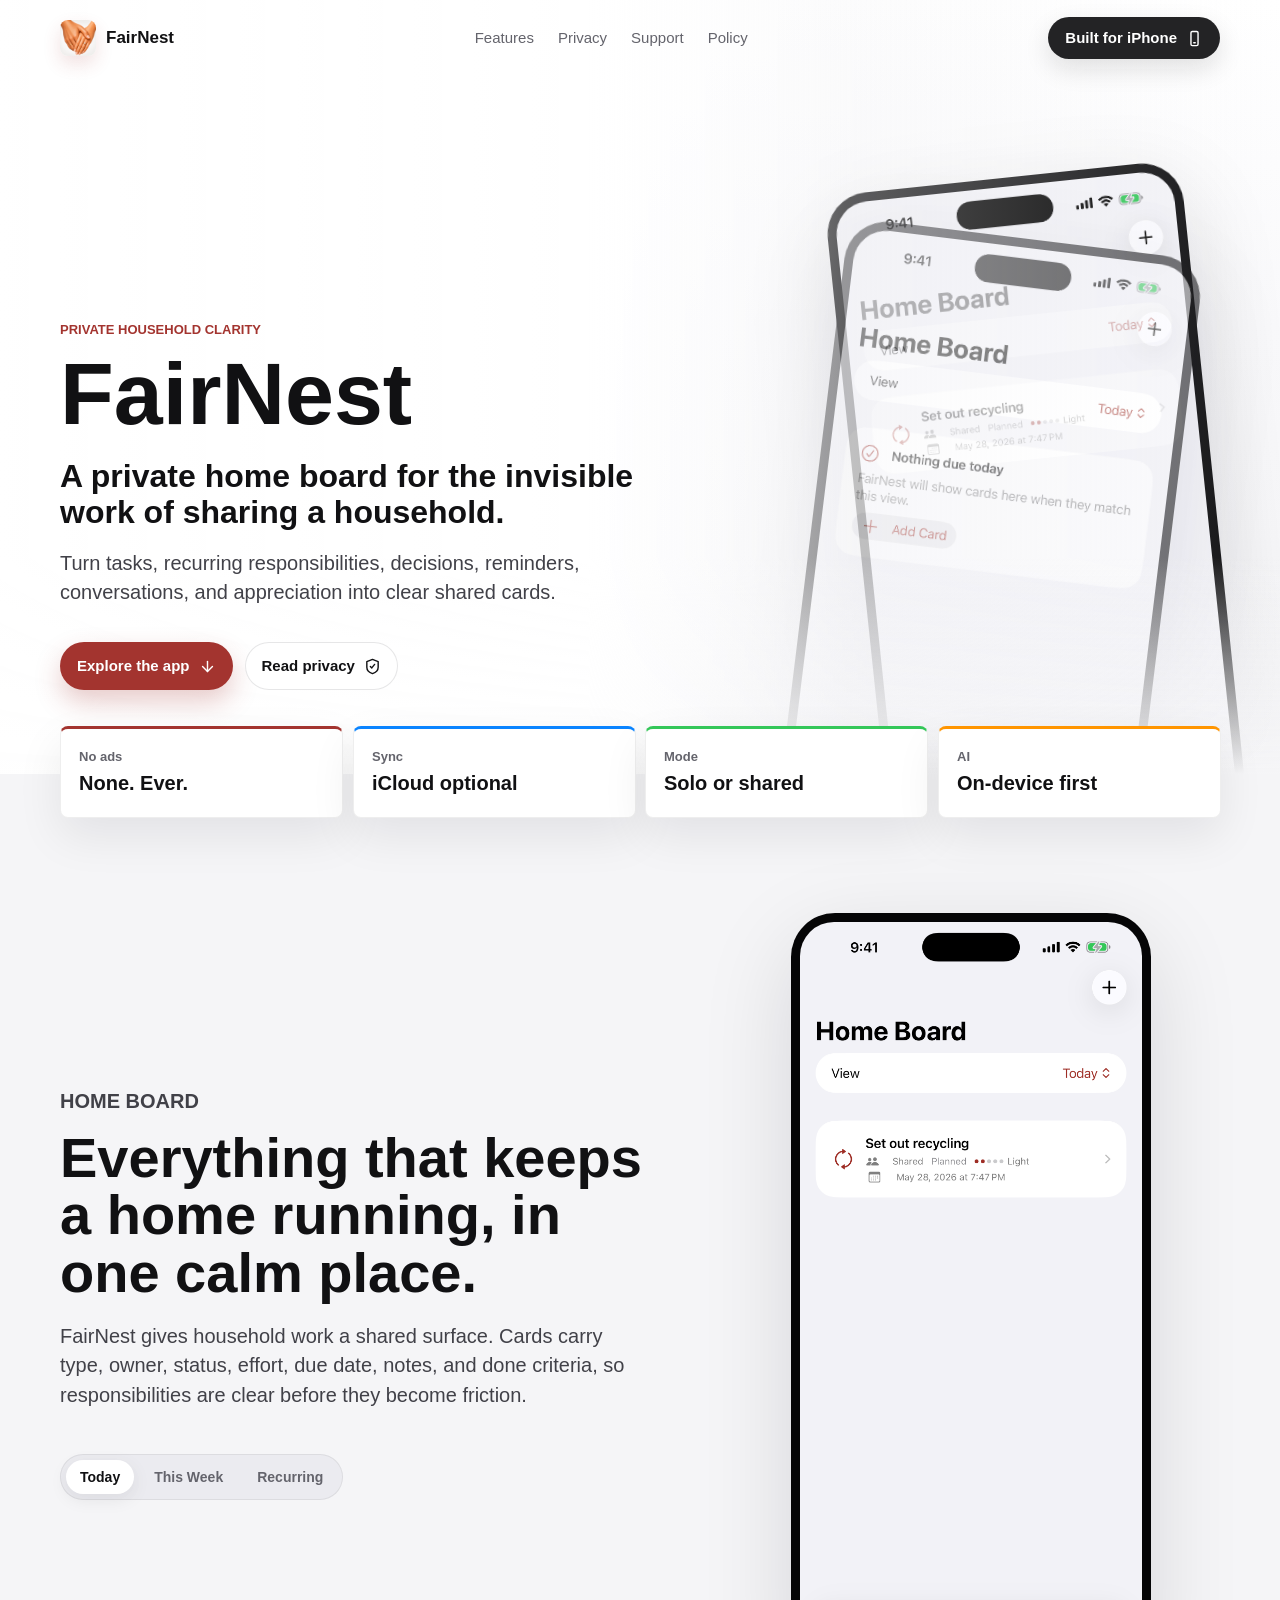
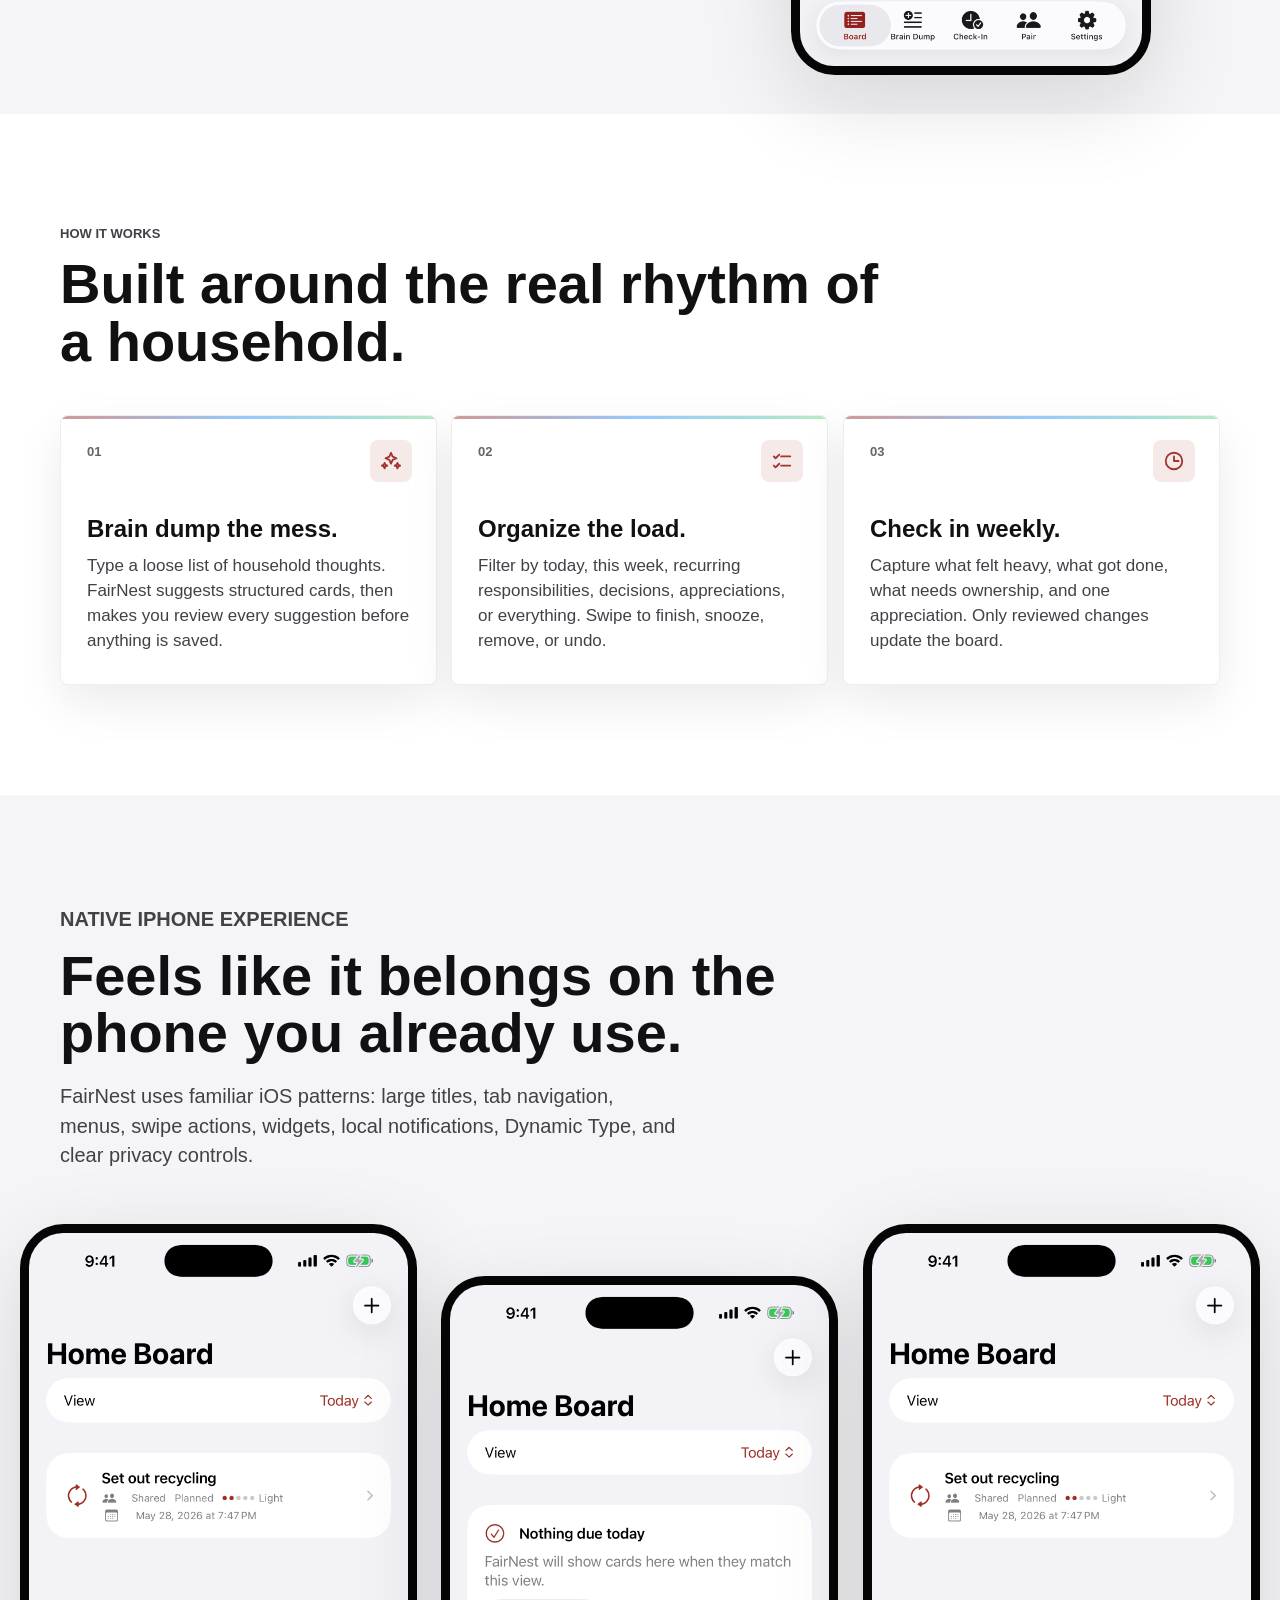
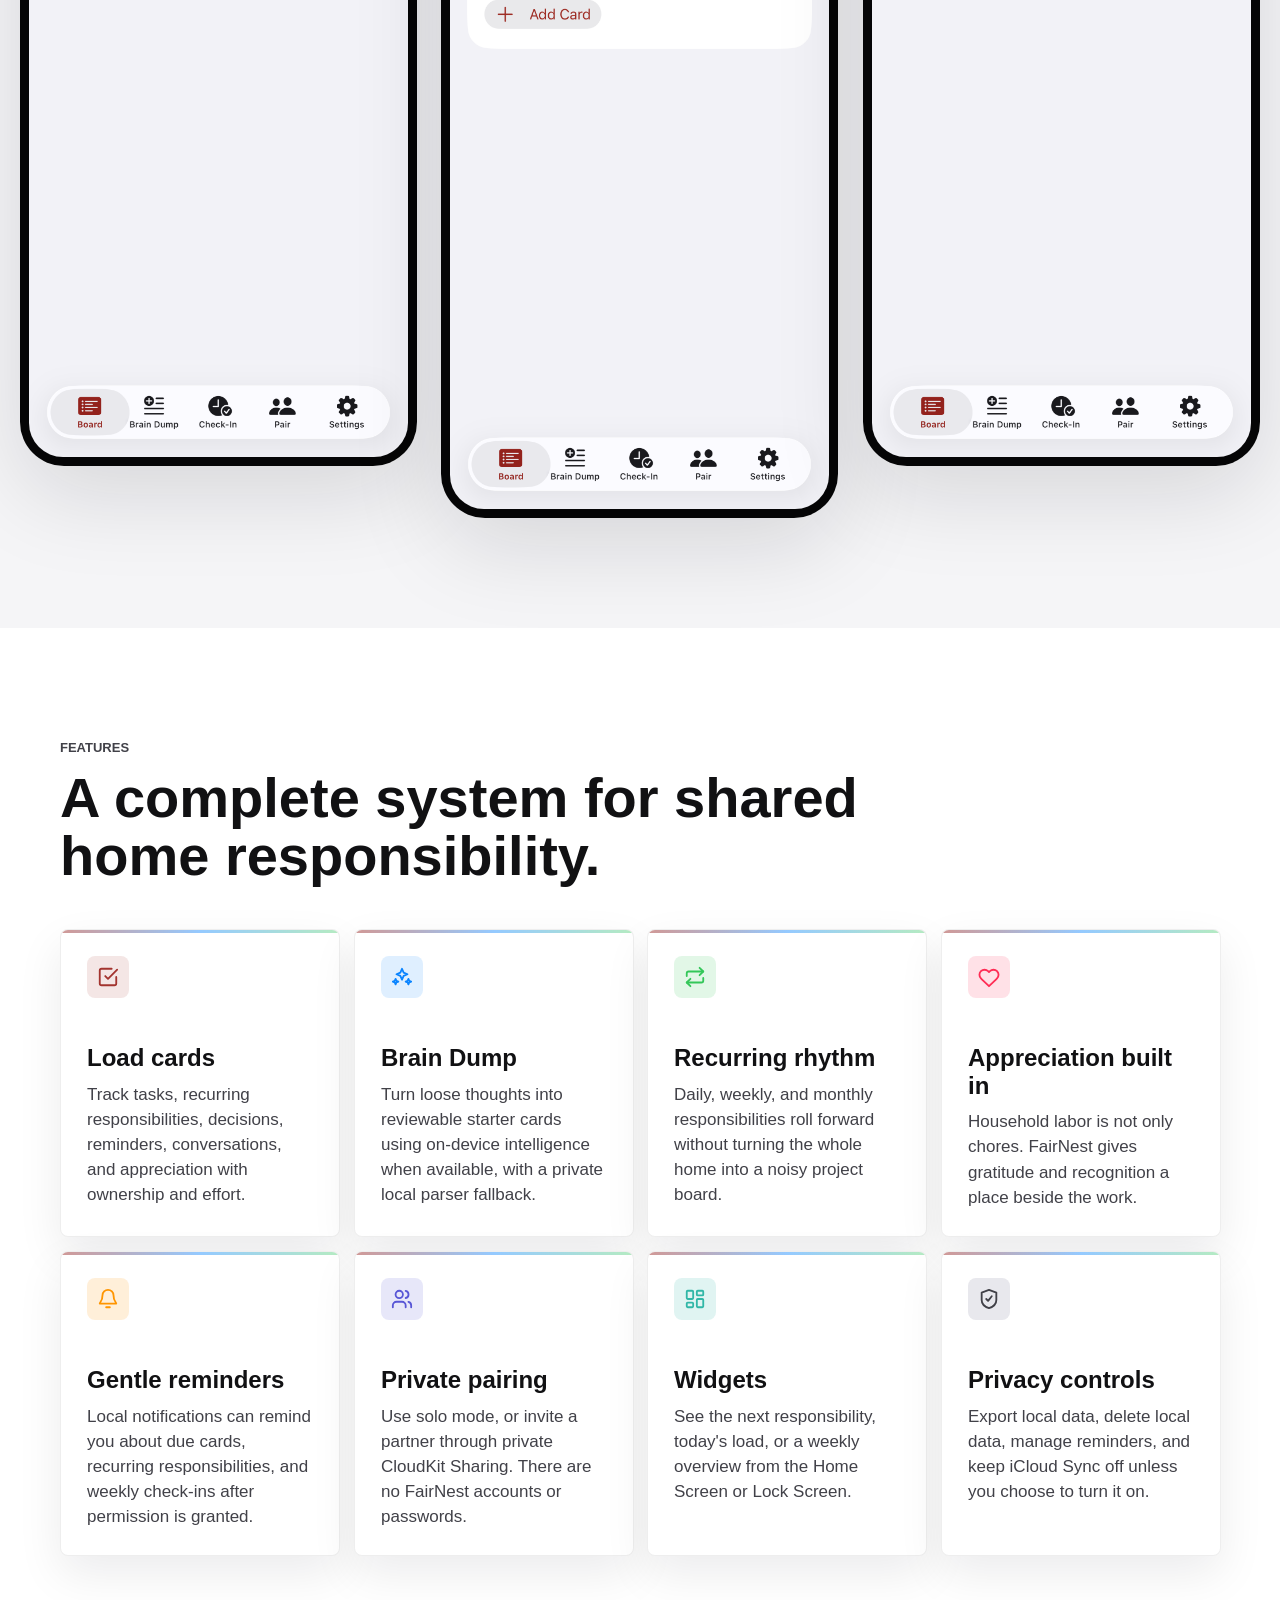
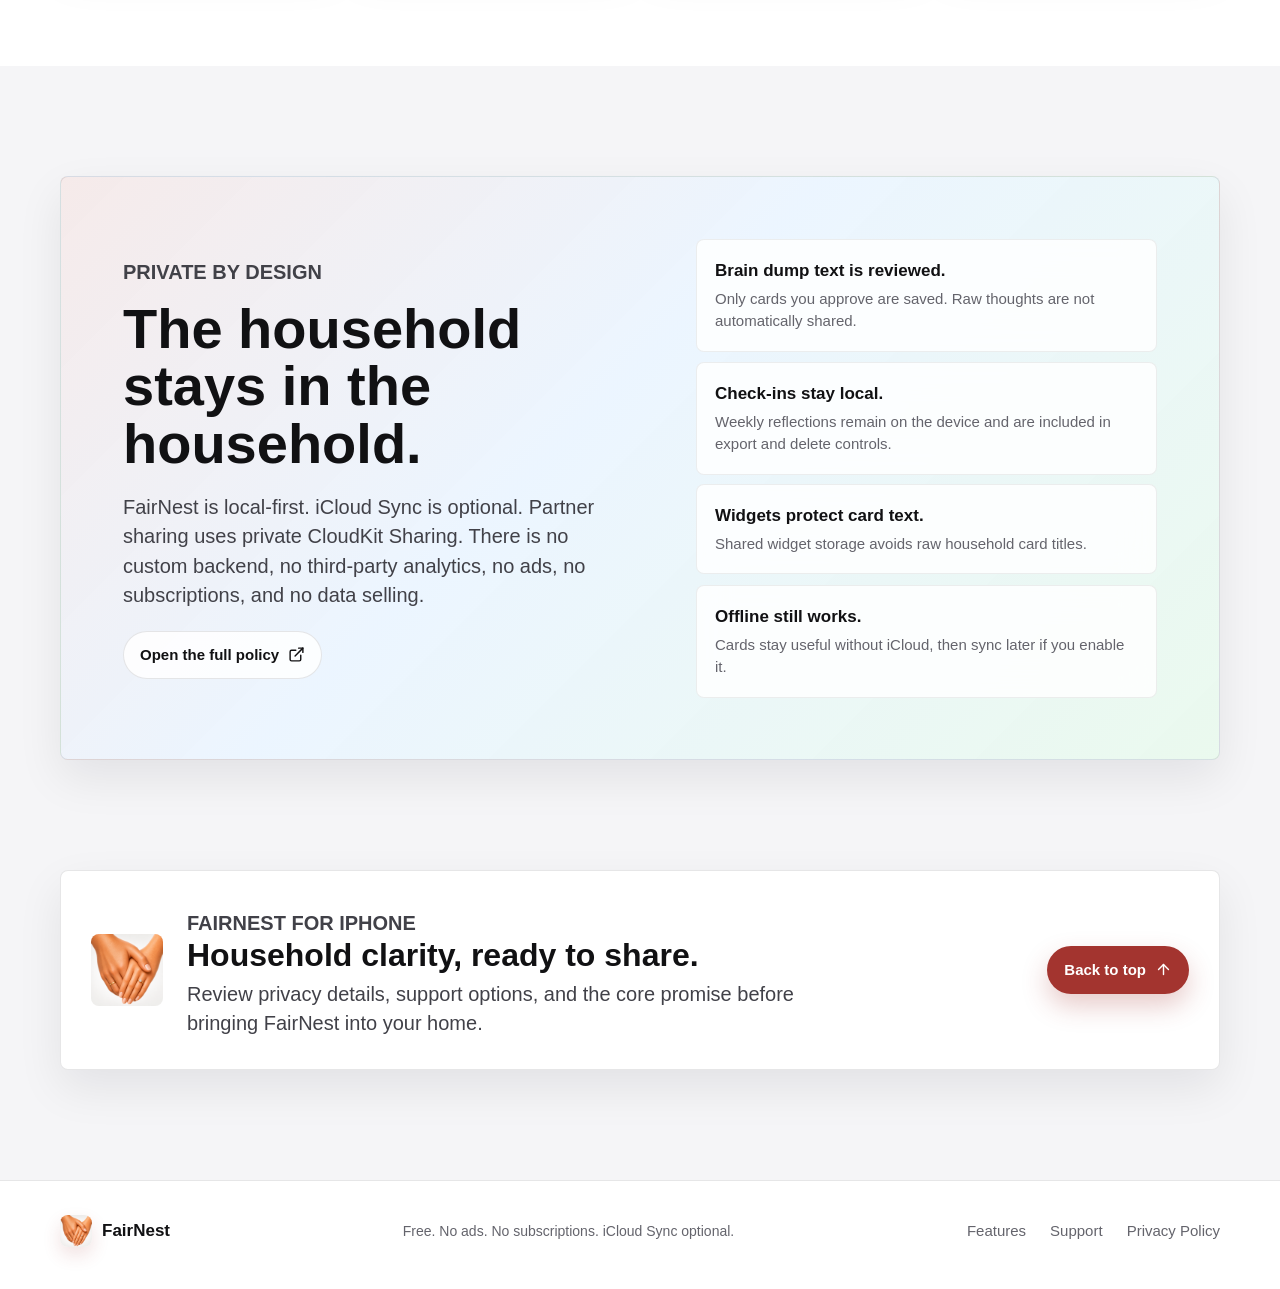
<file: website/index.html>
<!doctype html>
<html lang="en">
  <head>
    <meta charset="utf-8">
    <meta name="viewport" content="width=device-width, initial-scale=1">
    <title>FairNest - Share the home load</title>
    <meta
      name="description"
      content="FairNest is a private iPhone app for sharing household tasks, decisions, reminders, conversations, and appreciation through clear shared cards."
    >
    <meta name="theme-color" content="#f5f5f7">
    <meta property="og:title" content="FairNest - Share the home load">
    <meta
      property="og:description"
      content="A private home board for the invisible work of sharing a household."
    >
    <meta property="og:type" content="website">
    <meta property="og:image" content="assets/icons/app-icon.png">
    <link rel="icon" href="assets/icons/favicon.png" type="image/png">
    <link rel="apple-touch-icon" href="assets/icons/apple-touch-icon.png">
    <link rel="manifest" href="site.webmanifest">
    <link rel="stylesheet" href="styles.css">
    <script defer src="script.js"></script>
  </head>
  <body>
    <a class="skip-link" href="#main">Skip to content</a>

    <header class="site-header" data-header>
      <nav class="nav-shell" aria-label="Main navigation">
        <a class="brand-mark" href="#top" aria-label="FairNest home">
          <img src="assets/icons/icon-192.png" width="36" height="36" alt="">
          <span>FairNest</span>
        </a>
        <div class="nav-links">
          <a href="#features">Features</a>
          <a href="#privacy">Privacy</a>
          <a href="support.html">Support</a>
          <a href="privacy.html">Policy</a>
        </div>
        <a class="nav-cta" href="#waitlist">
          <span>Built for iPhone</span>
          <svg class="icon" aria-hidden="true"><use href="assets/icons/site-icons.svg#smartphone"></use></svg>
        </a>
      </nav>
    </header>

    <main id="main">
      <section class="hero" id="top" aria-labelledby="hero-title">
        <div class="hero-media" aria-hidden="true">
          <img class="hero-phone hero-phone-main" src="assets/screens/board-light.png" alt="">
          <img class="hero-phone hero-phone-shadow" src="assets/screens/empty-light.png" alt="">
        </div>

        <div class="hero-content page-grid">
          <div class="hero-copy">
            <p class="eyebrow">Private household clarity</p>
            <h1 id="hero-title">FairNest</h1>
            <p class="hero-lede">
              A private home board for the invisible work of sharing a household.
            </p>
            <p class="hero-support">
              Turn tasks, recurring responsibilities, decisions, reminders, conversations, and appreciation into clear shared cards.
            </p>
            <div class="hero-actions" aria-label="Primary actions">
              <a class="button button-primary" href="#features">
                <span>Explore the app</span>
                <svg class="icon" aria-hidden="true"><use href="assets/icons/site-icons.svg#arrow-down"></use></svg>
              </a>
              <a class="button button-secondary" href="#privacy">
                <span>Read privacy</span>
                <svg class="icon" aria-hidden="true"><use href="assets/icons/site-icons.svg#shield-check"></use></svg>
              </a>
            </div>
          </div>
        </div>
      </section>

      <section class="signal-strip" aria-label="FairNest principles">
        <div class="signal-grid">
          <div>
            <span>No ads</span>
            <strong>None. Ever.</strong>
          </div>
          <div>
            <span>Sync</span>
            <strong>iCloud optional</strong>
          </div>
          <div>
            <span>Mode</span>
            <strong>Solo or shared</strong>
          </div>
          <div>
            <span>AI</span>
            <strong>On-device first</strong>
          </div>
        </div>
      </section>

      <section class="section section-board" aria-labelledby="board-title">
        <div class="section-inner board-layout">
          <div class="section-copy">
            <p class="eyebrow">Home Board</p>
            <h2 id="board-title">Everything that keeps a home running, in one calm place.</h2>
            <p>
              FairNest gives household work a shared surface. Cards carry type, owner, status, effort, due date, notes, and done criteria, so responsibilities are clear before they become friction.
            </p>
            <div class="filter-preview" aria-label="Home Board views">
              <span class="is-active">Today</span>
              <span>This Week</span>
              <span>Recurring</span>
            </div>
          </div>

          <div class="device-stage">
            <figure class="phone-frame is-active">
              <img src="assets/screens/board-light.png" alt="FairNest Home Board in light mode with one shared recurring card.">
            </figure>
          </div>
        </div>
      </section>

      <section class="section section-flow" aria-labelledby="flow-title">
        <div class="section-inner">
          <div class="section-heading">
            <p class="eyebrow">How it works</p>
            <h2 id="flow-title">Built around the real rhythm of a household.</h2>
          </div>

          <div class="flow-steps">
            <article class="flow-step">
              <span class="step-number">01</span>
              <div class="step-icon"><svg class="icon" aria-hidden="true"><use href="assets/icons/site-icons.svg#sparkles"></use></svg></div>
              <h3>Brain dump the mess.</h3>
              <p>
                Type a loose list of household thoughts. FairNest suggests structured cards, then makes you review every suggestion before anything is saved.
              </p>
            </article>
            <article class="flow-step">
              <span class="step-number">02</span>
              <div class="step-icon"><svg class="icon" aria-hidden="true"><use href="assets/icons/site-icons.svg#list-checks"></use></svg></div>
              <h3>Organize the load.</h3>
              <p>
                Filter by today, this week, recurring responsibilities, decisions, appreciations, or everything. Swipe to finish, snooze, remove, or undo.
              </p>
            </article>
            <article class="flow-step">
              <span class="step-number">03</span>
              <div class="step-icon"><svg class="icon" aria-hidden="true"><use href="assets/icons/site-icons.svg#clock-3"></use></svg></div>
              <h3>Check in weekly.</h3>
              <p>
                Capture what felt heavy, what got done, what needs ownership, and one appreciation. Only reviewed changes update the board.
              </p>
            </article>
          </div>
        </div>
      </section>

      <section class="section section-showcase" aria-labelledby="showcase-title">
        <div class="showcase-copy">
          <p class="eyebrow">Native iPhone experience</p>
          <h2 id="showcase-title">Feels like it belongs on the phone you already use.</h2>
          <p>
            FairNest uses familiar iOS patterns: large titles, tab navigation, menus, swipe actions, widgets, local notifications, Dynamic Type, and clear privacy controls.
          </p>
        </div>
        <div class="showcase-track" aria-label="FairNest screenshots">
          <figure class="showcase-phone">
            <img src="assets/screens/board-light.png" alt="FairNest Home Board screen in light mode.">
          </figure>
          <figure class="showcase-phone showcase-phone-raised">
            <img src="assets/screens/empty-light.png" alt="FairNest empty Home Board state in light mode.">
          </figure>
          <figure class="showcase-phone">
            <img src="assets/screens/board-light.png" alt="FairNest Home Board screen in light mode.">
          </figure>
        </div>
      </section>

      <section class="section section-features" id="features" aria-labelledby="features-title">
        <div class="section-inner">
          <div class="section-heading">
            <p class="eyebrow">Features</p>
            <h2 id="features-title">A complete system for shared home responsibility.</h2>
          </div>

          <div class="feature-grid">
            <article class="feature-card">
              <div class="feature-icon accent-red"><svg class="icon" aria-hidden="true"><use href="assets/icons/site-icons.svg#check-square"></use></svg></div>
              <h3>Load cards</h3>
              <p>Track tasks, recurring responsibilities, decisions, reminders, conversations, and appreciation with ownership and effort.</p>
            </article>
            <article class="feature-card">
              <div class="feature-icon accent-blue"><svg class="icon" aria-hidden="true"><use href="assets/icons/site-icons.svg#sparkles"></use></svg></div>
              <h3>Brain Dump</h3>
              <p>Turn loose thoughts into reviewable starter cards using on-device intelligence when available, with a private local parser fallback.</p>
            </article>
            <article class="feature-card">
              <div class="feature-icon accent-green"><svg class="icon" aria-hidden="true"><use href="assets/icons/site-icons.svg#repeat-2"></use></svg></div>
              <h3>Recurring rhythm</h3>
              <p>Daily, weekly, and monthly responsibilities roll forward without turning the whole home into a noisy project board.</p>
            </article>
            <article class="feature-card">
              <div class="feature-icon accent-pink"><svg class="icon" aria-hidden="true"><use href="assets/icons/site-icons.svg#heart"></use></svg></div>
              <h3>Appreciation built in</h3>
              <p>Household labor is not only chores. FairNest gives gratitude and recognition a place beside the work.</p>
            </article>
            <article class="feature-card">
              <div class="feature-icon accent-orange"><svg class="icon" aria-hidden="true"><use href="assets/icons/site-icons.svg#bell"></use></svg></div>
              <h3>Gentle reminders</h3>
              <p>Local notifications can remind you about due cards, recurring responsibilities, and weekly check-ins after permission is granted.</p>
            </article>
            <article class="feature-card">
              <div class="feature-icon accent-indigo"><svg class="icon" aria-hidden="true"><use href="assets/icons/site-icons.svg#users"></use></svg></div>
              <h3>Private pairing</h3>
              <p>Use solo mode, or invite a partner through private CloudKit Sharing. There are no FairNest accounts or passwords.</p>
            </article>
            <article class="feature-card">
              <div class="feature-icon accent-teal"><svg class="icon" aria-hidden="true"><use href="assets/icons/site-icons.svg#layout-dashboard"></use></svg></div>
              <h3>Widgets</h3>
              <p>See the next responsibility, today&apos;s load, or a weekly overview from the Home Screen or Lock Screen.</p>
            </article>
            <article class="feature-card">
              <div class="feature-icon accent-gray"><svg class="icon" aria-hidden="true"><use href="assets/icons/site-icons.svg#shield-check"></use></svg></div>
              <h3>Privacy controls</h3>
              <p>Export local data, delete local data, manage reminders, and keep iCloud Sync off unless you choose to turn it on.</p>
            </article>
          </div>
        </div>
      </section>

      <section class="section section-privacy" id="privacy" aria-labelledby="privacy-title">
        <div class="privacy-shell">
          <div class="privacy-copy">
            <p class="eyebrow">Private by design</p>
            <h2 id="privacy-title">The household stays in the household.</h2>
            <p>
              FairNest is local-first. iCloud Sync is optional. Partner sharing uses private CloudKit Sharing. There is no custom backend, no third-party analytics, no ads, no subscriptions, and no data selling.
            </p>
            <a class="button button-secondary" href="privacy.html">
              <span>Open the full policy</span>
              <svg class="icon" aria-hidden="true"><use href="assets/icons/site-icons.svg#external-link"></use></svg>
            </a>
          </div>

          <div class="privacy-list" aria-label="Privacy details">
            <div>
              <strong>Brain dump text is reviewed.</strong>
              <span>Only cards you approve are saved. Raw thoughts are not automatically shared.</span>
            </div>
            <div>
              <strong>Check-ins stay local.</strong>
              <span>Weekly reflections remain on the device and are included in export and delete controls.</span>
            </div>
            <div>
              <strong>Widgets protect card text.</strong>
              <span>Shared widget storage avoids raw household card titles.</span>
            </div>
            <div>
              <strong>Offline still works.</strong>
              <span>Cards stay useful without iCloud, then sync later if you enable it.</span>
            </div>
          </div>
        </div>
      </section>

      <section class="section section-waitlist" id="waitlist" aria-labelledby="waitlist-title">
        <div class="waitlist-panel">
          <img src="assets/icons/icon-192.png" width="72" height="72" alt="">
          <div>
            <p class="eyebrow">FairNest for iPhone</p>
            <h2 id="waitlist-title">Household clarity, ready to share.</h2>
            <p>
              Review privacy details, support options, and the core promise before bringing FairNest into your home.
            </p>
          </div>
          <a class="button button-primary" href="#top">
            <span>Back to top</span>
            <svg class="icon" aria-hidden="true"><use href="assets/icons/site-icons.svg#arrow-up"></use></svg>
          </a>
        </div>
      </section>
    </main>

    <footer class="site-footer">
      <div class="footer-inner">
        <a class="brand-mark" href="#top" aria-label="FairNest home">
          <img src="assets/icons/icon-192.png" width="32" height="32" alt="">
          <span>FairNest</span>
        </a>
        <p>Free. No ads. No subscriptions. iCloud Sync optional.</p>
        <div class="footer-links">
          <a href="#features">Features</a>
          <a href="support.html">Support</a>
          <a href="privacy.html">Privacy Policy</a>
        </div>
      </div>
    </footer>
  </body>
</html>
</file>
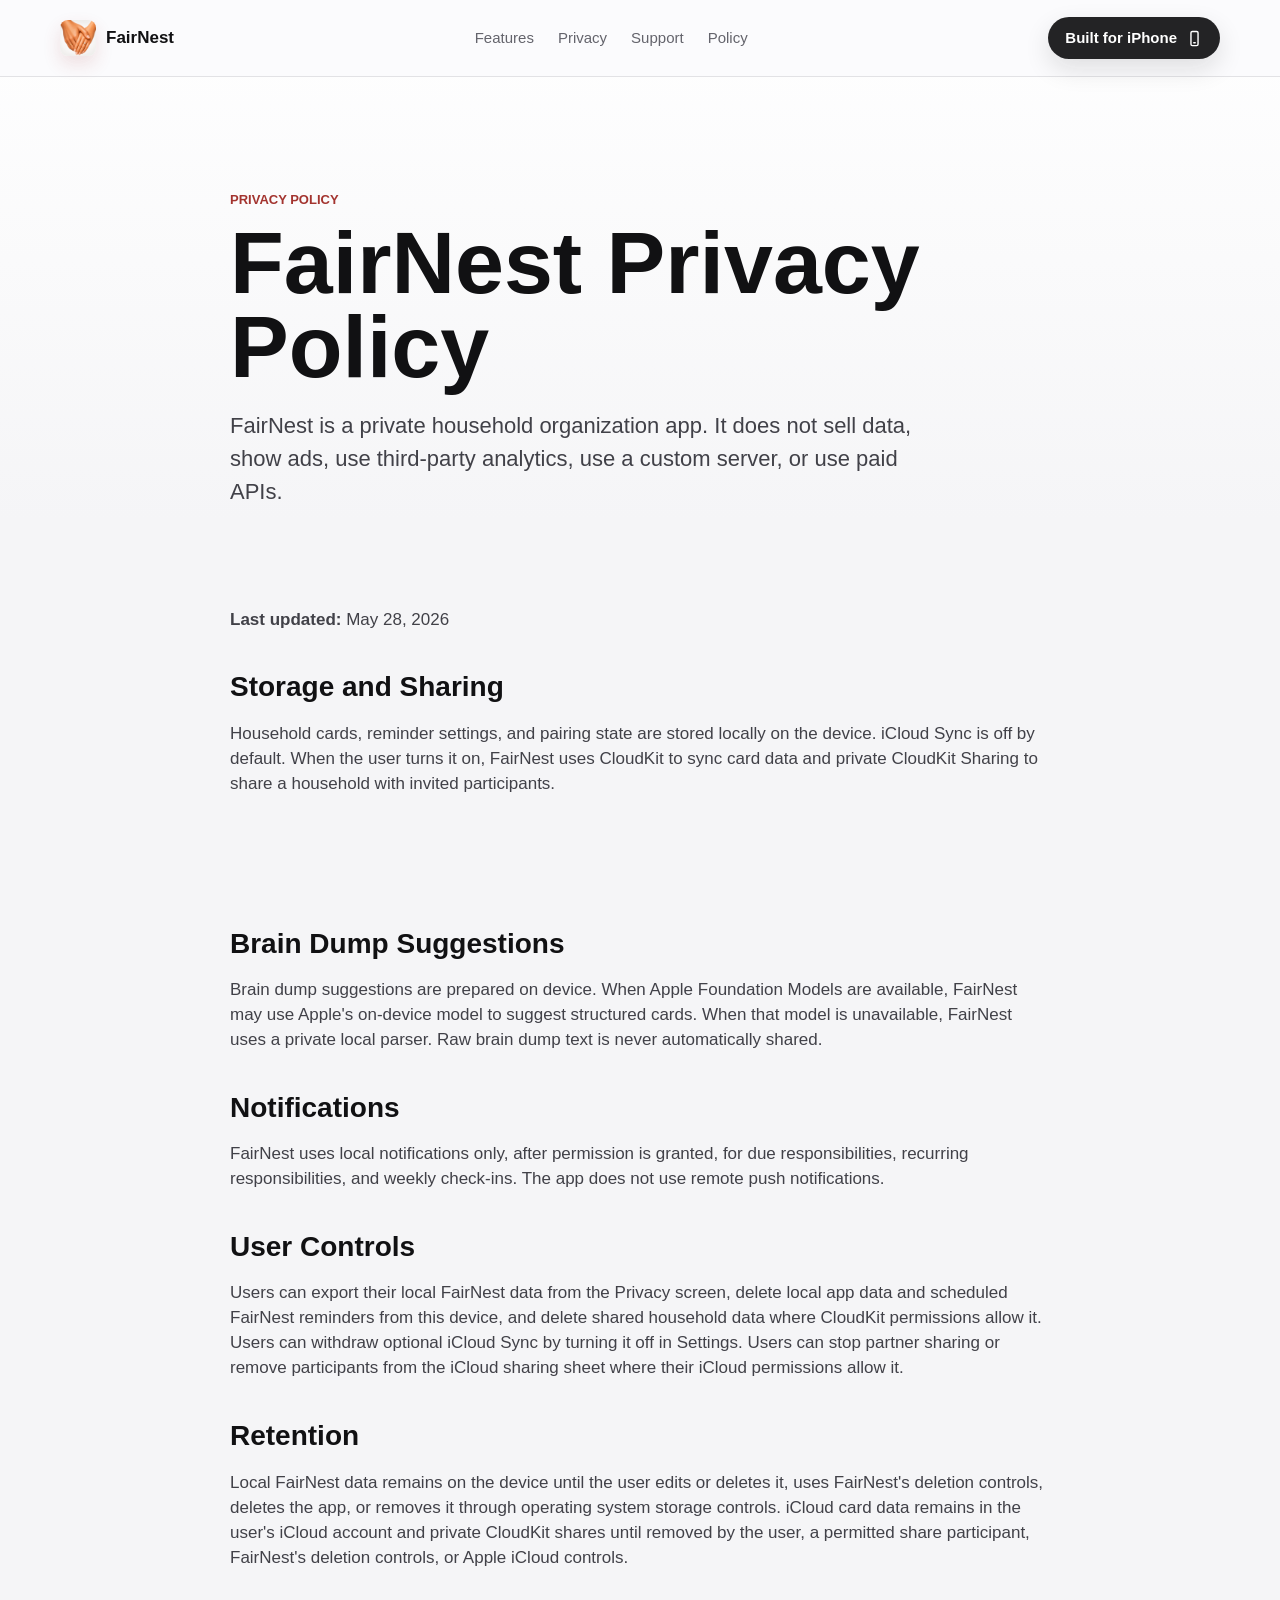
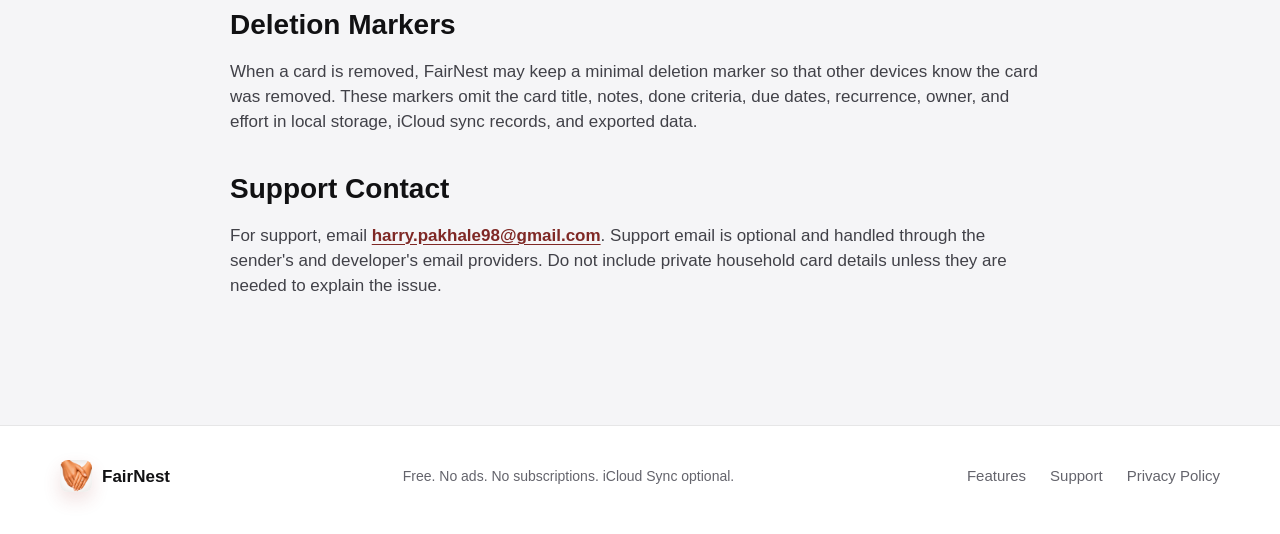
<file: website/privacy.html>
<!doctype html>
<html lang="en">
  <head>
    <meta charset="utf-8">
    <meta name="viewport" content="width=device-width, initial-scale=1">
    <title>FairNest Privacy Policy</title>
    <meta
      name="description"
      content="FairNest privacy policy: local-first household cards, optional iCloud Sync, private CloudKit Sharing, no ads, no tracking, and no custom backend."
    >
    <meta name="theme-color" content="#f5f5f7">
    <link rel="icon" href="assets/icons/favicon.png" type="image/png">
    <link rel="apple-touch-icon" href="assets/icons/apple-touch-icon.png">
    <link rel="stylesheet" href="styles.css">
    <script defer src="script.js"></script>
  </head>
  <body class="policy-page">
    <a class="skip-link" href="#main">Skip to content</a>

    <header class="site-header is-solid" data-header>
      <nav class="nav-shell" aria-label="Main navigation">
        <a class="brand-mark" href="index.html" aria-label="FairNest home">
          <img src="assets/icons/icon-192.png" width="36" height="36" alt="">
          <span>FairNest</span>
        </a>
        <div class="nav-links">
          <a href="index.html#features">Features</a>
          <a href="index.html#privacy">Privacy</a>
          <a href="support.html">Support</a>
          <a href="privacy.html" aria-current="page">Policy</a>
        </div>
        <a class="nav-cta" href="index.html#waitlist">
          <span>Built for iPhone</span>
          <svg class="icon" aria-hidden="true"><use href="assets/icons/site-icons.svg#smartphone"></use></svg>
        </a>
      </nav>
    </header>

    <main id="main" class="policy-main">
      <section class="policy-hero">
        <p class="eyebrow">Privacy Policy</p>
        <h1>FairNest Privacy Policy</h1>
        <p>
          FairNest is a private household organization app. It does not sell data, show ads, use third-party analytics, use a custom server, or use paid APIs.
        </p>
      </section>

      <article class="policy-content">
        <p><strong>Last updated:</strong> May 28, 2026</p>

        <h2>Storage and Sharing</h2>
        <p>
          Household cards, reminder settings, and pairing state are stored locally on the device. iCloud Sync is off by default. When the user turns it on, FairNest uses CloudKit to sync card data and private CloudKit Sharing to share a household with invited participants.
        </p>
        <p>
          Invited household participants can see shared household card data inside the private CloudKit share. Weekly check-ins stay on the device and can be exported by the user. Apple provides iCloud and CloudKit infrastructure; FairNest&apos;s developer does not operate a separate backend for this data.
        </p>

        <h2>Brain Dump Suggestions</h2>
        <p>
          Brain dump suggestions are prepared on device. When Apple Foundation Models are available, FairNest may use Apple&apos;s on-device model to suggest structured cards. When that model is unavailable, FairNest uses a private local parser. Raw brain dump text is never automatically shared.
        </p>

        <h2>Notifications</h2>
        <p>
          FairNest uses local notifications only, after permission is granted, for due responsibilities, recurring responsibilities, and weekly check-ins. The app does not use remote push notifications.
        </p>

        <h2>User Controls</h2>
        <p>
          Users can export their local FairNest data from the Privacy screen, delete local app data and scheduled FairNest reminders from this device, and delete shared household data where CloudKit permissions allow it. Users can withdraw optional iCloud Sync by turning it off in Settings. Users can stop partner sharing or remove participants from the iCloud sharing sheet where their iCloud permissions allow it.
        </p>

        <h2>Retention</h2>
        <p>
          Local FairNest data remains on the device until the user edits or deletes it, uses FairNest&apos;s deletion controls, deletes the app, or removes it through operating system storage controls. iCloud card data remains in the user&apos;s iCloud account and private CloudKit shares until removed by the user, a permitted share participant, FairNest&apos;s deletion controls, or Apple iCloud controls.
        </p>

        <h2>Deletion Markers</h2>
        <p>
          When a card is removed, FairNest may keep a minimal deletion marker so that other devices know the card was removed. These markers omit the card title, notes, done criteria, due dates, recurrence, owner, and effort in local storage, iCloud sync records, and exported data.
        </p>

        <h2>Support Contact</h2>
        <p>
          For support, email <a href="mailto:harry.pakhale98@gmail.com?subject=FairNest%20Support">harry.pakhale98@gmail.com</a>. Support email is optional and handled through the sender&apos;s and developer&apos;s email providers. Do not include private household card details unless they are needed to explain the issue.
        </p>
      </article>
    </main>

    <footer class="site-footer">
      <div class="footer-inner">
        <a class="brand-mark" href="index.html" aria-label="FairNest home">
          <img src="assets/icons/icon-192.png" width="32" height="32" alt="">
          <span>FairNest</span>
        </a>
        <p>Free. No ads. No subscriptions. iCloud Sync optional.</p>
        <div class="footer-links">
          <a href="index.html#features">Features</a>
          <a href="support.html">Support</a>
          <a href="privacy.html">Privacy Policy</a>
        </div>
      </div>
    </footer>
  </body>
</html>
</file>
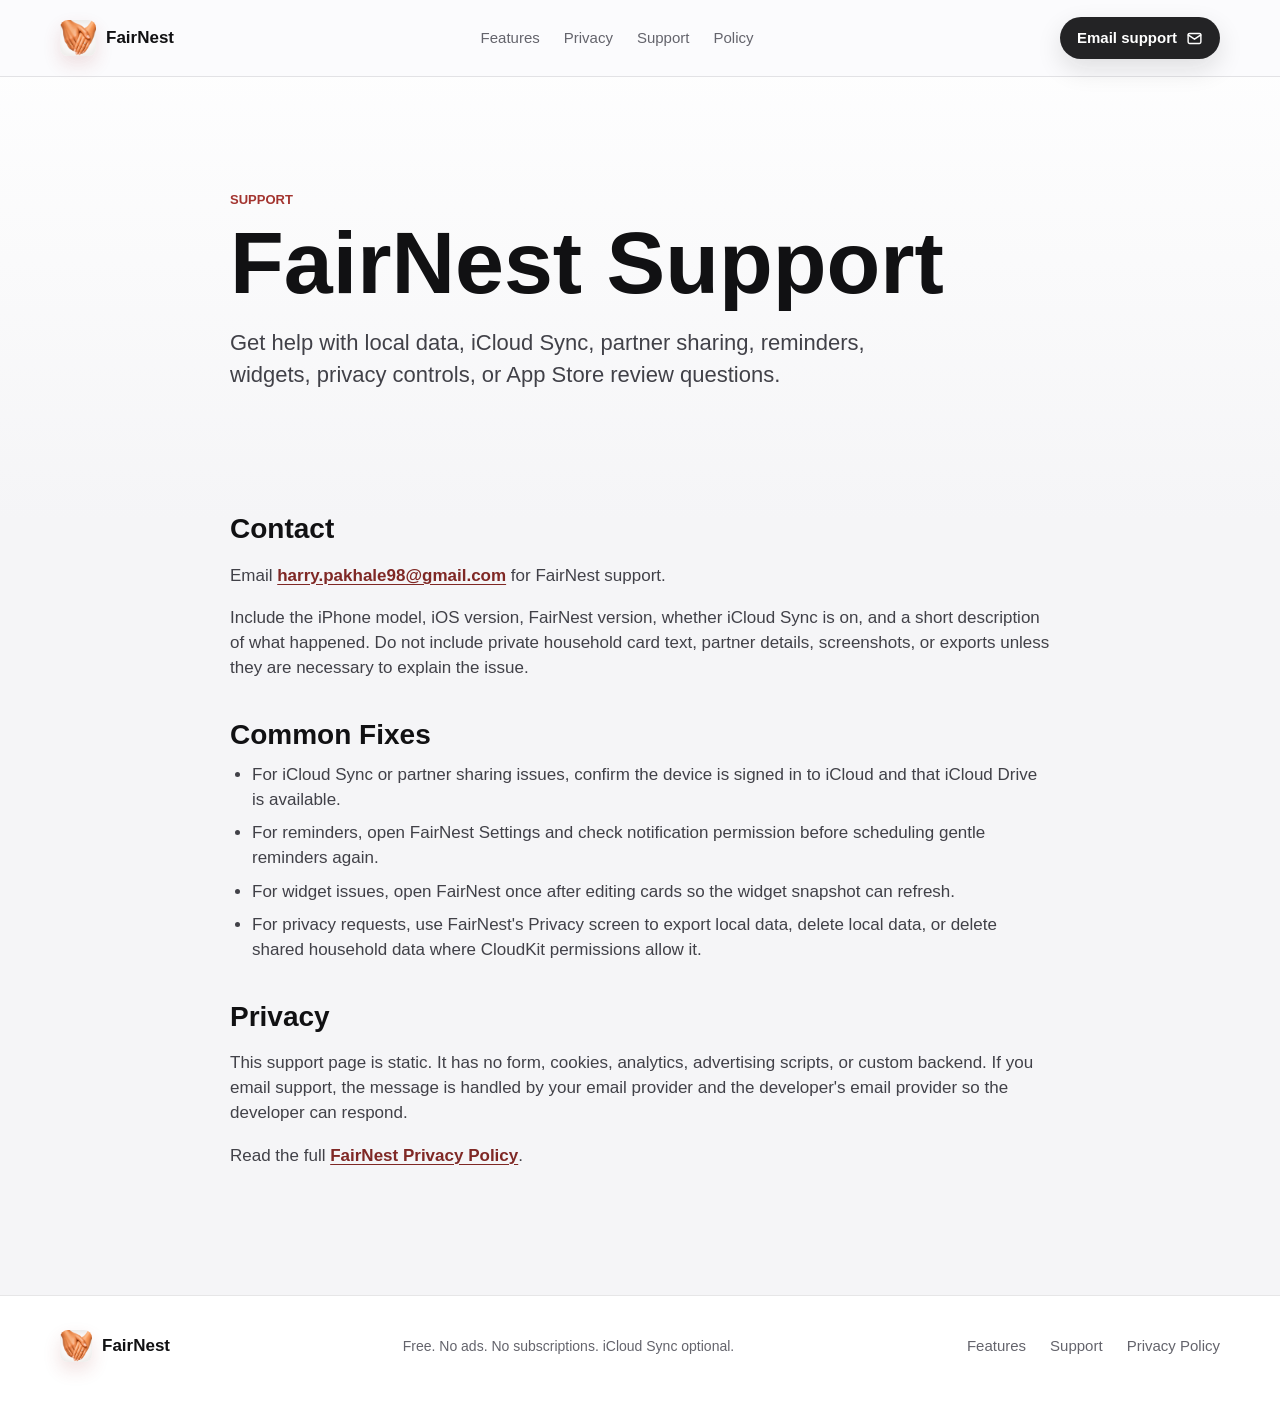
<file: website/support.html>
<!doctype html>
<html lang="en">
  <head>
    <meta charset="utf-8">
    <meta name="viewport" content="width=device-width, initial-scale=1">
    <title>FairNest Support</title>
    <meta
      name="description"
      content="FairNest support contact and troubleshooting for iCloud Sync, partner sharing, reminders, widgets, privacy controls, and local data."
    >
    <meta name="theme-color" content="#f5f5f7">
    <link rel="icon" href="assets/icons/favicon.png" type="image/png">
    <link rel="apple-touch-icon" href="assets/icons/apple-touch-icon.png">
    <link rel="stylesheet" href="styles.css">
    <script defer src="script.js"></script>
  </head>
  <body class="policy-page">
    <a class="skip-link" href="#main">Skip to content</a>

    <header class="site-header is-solid" data-header>
      <nav class="nav-shell" aria-label="Main navigation">
        <a class="brand-mark" href="index.html" aria-label="FairNest home">
          <img src="assets/icons/icon-192.png" width="36" height="36" alt="">
          <span>FairNest</span>
        </a>
        <div class="nav-links">
          <a href="index.html#features">Features</a>
          <a href="index.html#privacy">Privacy</a>
          <a href="support.html" aria-current="page">Support</a>
          <a href="privacy.html">Policy</a>
        </div>
        <a class="nav-cta" href="mailto:harry.pakhale98@gmail.com?subject=FairNest%20Support">
          <span>Email support</span>
          <svg class="icon" aria-hidden="true"><use href="assets/icons/site-icons.svg#mail"></use></svg>
        </a>
      </nav>
    </header>

    <main id="main" class="policy-main">
      <section class="policy-hero">
        <p class="eyebrow">Support</p>
        <h1>FairNest Support</h1>
        <p>
          Get help with local data, iCloud Sync, partner sharing, reminders, widgets, privacy controls, or App Store review questions.
        </p>
      </section>

      <article class="policy-content">
        <h2>Contact</h2>
        <p>
          Email <a href="mailto:harry.pakhale98@gmail.com?subject=FairNest%20Support">harry.pakhale98@gmail.com</a> for FairNest support.
        </p>
        <p>
          Include the iPhone model, iOS version, FairNest version, whether iCloud Sync is on, and a short description of what happened. Do not include private household card text, partner details, screenshots, or exports unless they are necessary to explain the issue.
        </p>

        <h2>Common Fixes</h2>
        <ul>
          <li>For iCloud Sync or partner sharing issues, confirm the device is signed in to iCloud and that iCloud Drive is available.</li>
          <li>For reminders, open FairNest Settings and check notification permission before scheduling gentle reminders again.</li>
          <li>For widget issues, open FairNest once after editing cards so the widget snapshot can refresh.</li>
          <li>For privacy requests, use FairNest's Privacy screen to export local data, delete local data, or delete shared household data where CloudKit permissions allow it.</li>
        </ul>

        <h2>Privacy</h2>
        <p>
          This support page is static. It has no form, cookies, analytics, advertising scripts, or custom backend. If you email support, the message is handled by your email provider and the developer's email provider so the developer can respond.
        </p>
        <p>
          Read the full <a href="privacy.html">FairNest Privacy Policy</a>.
        </p>
      </article>
    </main>

    <footer class="site-footer">
      <div class="footer-inner">
        <a class="brand-mark" href="index.html" aria-label="FairNest home">
          <img src="assets/icons/icon-192.png" width="32" height="32" alt="">
          <span>FairNest</span>
        </a>
        <p>Free. No ads. No subscriptions. iCloud Sync optional.</p>
        <div class="footer-links">
          <a href="index.html#features">Features</a>
          <a href="support.html">Support</a>
          <a href="privacy.html">Privacy Policy</a>
        </div>
      </div>
    </footer>
  </body>
</html>
</file>
<file: website/styles.css>
:root {
  color-scheme: light;
  --bg: #f5f5f7;
  --bg-soft: #ffffff;
  --surface: rgba(255, 255, 255, 0.84);
  --surface-solid: #ffffff;
  --text: #111113;
  --muted: #64646c;
  --muted-strong: #414148;
  --line: rgba(17, 17, 19, 0.1);
  --hairline: rgba(17, 17, 19, 0.07);
  --shadow: 0 28px 90px rgba(18, 18, 20, 0.13);
  --shadow-soft: 0 18px 46px rgba(18, 18, 20, 0.08);
  --shadow-lift: 0 28px 70px rgba(18, 18, 20, 0.14);
  --accent: #a3342f;
  --accent-dark: #7f2825;
  --coral: #ff8a78;
  --blue: #0a84ff;
  --green: #34c759;
  --pink: #ff2d55;
  --orange: #ff9500;
  --indigo: #5856d6;
  --teal: #30b7a7;
  --gray-chip: #e8e8ed;
  --max: 1160px;
}

* {
  box-sizing: border-box;
}

html {
  scroll-behavior: smooth;
  color-scheme: light;
}

body {
  margin: 0;
  overflow-x: hidden;
  background:
    linear-gradient(180deg, #ffffff 0, var(--bg) 520px, var(--bg) 100%) var(--bg);
  color: var(--text);
  font-family: -apple-system, BlinkMacSystemFont, "SF Pro Display", "SF Pro Text", "Segoe UI", sans-serif;
  font-size: 17px;
  line-height: 1.48;
  letter-spacing: 0;
  text-rendering: optimizeLegibility;
  -webkit-font-smoothing: antialiased;
}

body.lock-scroll {
  overflow: hidden;
}

img {
  display: block;
  max-width: 100%;
}

a {
  color: inherit;
  text-decoration: none;
}

button {
  font: inherit;
}

.icon {
  display: block;
  flex: 0 0 auto;
}

.skip-link {
  position: fixed;
  left: 16px;
  top: 16px;
  z-index: 100;
  transform: translateY(-160%);
  border-radius: 999px;
  background: var(--text);
  color: var(--bg);
  padding: 10px 14px;
  transition: transform 160ms ease;
}

.skip-link:focus {
  transform: translateY(0);
}

.site-header {
  position: fixed;
  inset: 0 0 auto;
  z-index: 50;
  padding: 14px 18px;
  transition: background 180ms ease, border-color 180ms ease;
}

.site-header.is-scrolled,
.site-header.is-solid {
  background: rgba(251, 251, 253, 0.82);
  border-bottom: 1px solid var(--line);
  backdrop-filter: saturate(180%) blur(22px);
  -webkit-backdrop-filter: saturate(180%) blur(22px);
}

.nav-shell,
.section-inner,
.footer-inner,
.page-grid {
  width: min(var(--max), calc(100% - 40px));
  margin: 0 auto;
}

.nav-shell {
  min-height: 48px;
  display: flex;
  align-items: center;
  justify-content: space-between;
  gap: 16px;
}

.brand-mark {
  display: inline-flex;
  align-items: center;
  gap: 10px;
  min-width: max-content;
  font-weight: 700;
}

.brand-mark img {
  border-radius: 8px;
  box-shadow: 0 8px 18px rgba(163, 52, 47, 0.14);
}

.nav-links,
.footer-links {
  display: flex;
  align-items: center;
  gap: 24px;
  color: var(--muted);
  font-size: 15px;
}

.nav-links a,
.footer-links a {
  transition: color 160ms ease;
}

.nav-links a:hover,
.footer-links a:hover {
  color: var(--text);
}

.nav-cta,
.button {
  display: inline-flex;
  align-items: center;
  justify-content: center;
  gap: 9px;
  min-height: 42px;
  border-radius: 999px;
  padding: 0 16px;
  border: 1px solid transparent;
  font-size: 15px;
  font-weight: 650;
  white-space: nowrap;
}

.nav-cta {
  background: rgba(17, 17, 19, 0.92);
  color: #ffffff;
  box-shadow: 0 10px 26px rgba(17, 17, 19, 0.12);
  transition: transform 180ms ease, box-shadow 180ms ease, background 180ms ease;
}

.nav-cta:hover {
  background: #000000;
  box-shadow: 0 16px 34px rgba(17, 17, 19, 0.17);
  transform: translateY(-1px);
}

.nav-cta svg,
.button svg {
  width: 17px;
  height: 17px;
  stroke-width: 2.25;
}

.hero {
  position: relative;
  min-height: 86svh;
  display: flex;
  align-items: flex-end;
  overflow: hidden;
  isolation: isolate;
  padding: 118px 0 84px;
  background:
    linear-gradient(180deg, #ffffff 0%, #f9f9fb 42%, var(--bg) 100%);
}

.hero::after {
  content: "";
  position: absolute;
  inset: 0;
  z-index: -1;
  background:
    linear-gradient(90deg, rgba(255, 255, 255, 0.98) 0%, rgba(255, 255, 255, 0.94) 46%, rgba(245, 245, 247, 0.34) 66%, rgba(245, 245, 247, 0) 100%),
    linear-gradient(0deg, var(--bg) 0%, rgba(245, 245, 247, 0) 28%);
  pointer-events: none;
}

.hero-media {
  position: absolute;
  inset: 0;
  z-index: -2;
}

.hero-phone {
  position: absolute;
  width: min(390px, 28%);
  min-width: 250px;
  border-radius: 42px;
  box-shadow: var(--shadow);
  border: 9px solid rgba(18, 18, 20, 0.92);
  background: #000;
  will-change: transform, opacity;
}

.hero-phone-main {
  right: max(28px, calc((100% - var(--max)) / 2));
  bottom: -160px;
  transform: rotate(-6deg);
  animation: phone-main-enter 980ms cubic-bezier(0.16, 1, 0.3, 1) 120ms both;
}

.hero-phone-shadow {
  --phone-shadow-opacity: 0.62;
  right: max(70px, calc((100% - var(--max)) / 2 + 60px));
  bottom: -220px;
  transform: rotate(7deg);
  opacity: var(--phone-shadow-opacity);
  animation: phone-secondary-enter 1080ms cubic-bezier(0.16, 1, 0.3, 1) 220ms both;
}

.hero-content {
  position: relative;
  z-index: 2;
}

.hero-copy {
  max-width: 720px;
  animation: copy-enter 840ms cubic-bezier(0.16, 1, 0.3, 1) both;
}

.eyebrow {
  margin: 0 0 12px;
  color: var(--accent);
  font-size: 13px;
  font-weight: 760;
  letter-spacing: 0;
  text-transform: uppercase;
}

.hero h1,
.policy-hero h1 {
  margin: 0;
  font-size: 88px;
  line-height: 0.95;
  letter-spacing: 0;
}

.hero-lede {
  max-width: 580px;
  margin: 24px 0 0;
  font-size: 32px;
  line-height: 1.12;
  font-weight: 720;
  letter-spacing: 0;
}

.hero-support {
  max-width: 620px;
  margin: 18px 0 0;
  color: var(--muted-strong);
  font-size: 20px;
}

.hero-actions {
  display: flex;
  flex-wrap: wrap;
  gap: 12px;
  margin-top: 34px;
}

.button-primary {
  min-height: 48px;
  background: var(--accent);
  color: #fff;
  box-shadow: 0 12px 26px rgba(163, 52, 47, 0.25);
  transition: transform 180ms ease, box-shadow 180ms ease, background 180ms ease;
}

.button-primary:hover {
  background: var(--accent-dark);
  box-shadow: 0 18px 34px rgba(163, 52, 47, 0.3);
  transform: translateY(-1px);
}

.button-secondary {
  min-height: 48px;
  background: var(--surface);
  color: var(--text);
  border-color: var(--line);
  backdrop-filter: blur(18px);
  -webkit-backdrop-filter: blur(18px);
  transition: transform 180ms ease, box-shadow 180ms ease, background 180ms ease, border-color 180ms ease;
}

.button-secondary:hover {
  background: var(--surface-solid);
  border-color: rgba(17, 17, 19, 0.18);
  box-shadow: 0 14px 28px rgba(18, 18, 20, 0.08);
  transform: translateY(-1px);
}

.signal-strip {
  position: relative;
  z-index: 4;
  margin-top: -48px;
  padding: 0 20px 56px;
}

.signal-grid {
  width: min(var(--max), 100%);
  margin: 0 auto;
  display: grid;
  grid-template-columns: repeat(4, 1fr);
  gap: 10px;
}

.signal-grid div {
  min-height: 92px;
  padding: 18px;
  border: 1px solid var(--hairline);
  border-top-width: 3px;
  border-radius: 8px;
  background: var(--surface-solid);
  box-shadow: var(--shadow-soft);
  transition: transform 220ms ease, box-shadow 220ms ease, border-color 220ms ease;
}

.signal-grid div:hover {
  box-shadow: var(--shadow-lift);
  transform: translateY(-3px);
}

.signal-grid div:nth-child(1) {
  border-top-color: var(--accent);
}

.signal-grid div:nth-child(2) {
  border-top-color: var(--blue);
}

.signal-grid div:nth-child(3) {
  border-top-color: var(--green);
}

.signal-grid div:nth-child(4) {
  border-top-color: var(--orange);
}

.signal-grid span {
  display: block;
  color: var(--muted);
  font-size: 13px;
  font-weight: 650;
  margin-bottom: 6px;
}

.signal-grid strong {
  display: block;
  font-size: 20px;
  line-height: 1.16;
}

.section {
  padding: 110px 0;
}

.section h2 {
  margin: 0;
  max-width: 820px;
  font-size: 56px;
  line-height: 1.03;
  letter-spacing: 0;
}

.section p {
  color: var(--muted-strong);
}

.section-copy p,
.showcase-copy p,
.privacy-copy p,
.waitlist-panel p {
  max-width: 620px;
  font-size: 20px;
}

.section-heading {
  margin-bottom: 44px;
}

.board-layout {
  display: grid;
  grid-template-columns: minmax(0, 0.92fr) minmax(300px, 0.78fr);
  gap: 72px;
  align-items: center;
}

.filter-preview {
  display: inline-flex;
  align-items: center;
  gap: 6px;
  max-width: 100%;
  padding: 5px;
  margin-top: 24px;
  border: 1px solid var(--hairline);
  border-radius: 999px;
  background: rgba(232, 232, 237, 0.72);
  color: var(--muted);
  font-size: 14px;
  font-weight: 650;
}

.filter-preview span {
  display: inline-flex;
  align-items: center;
  min-height: 34px;
  padding: 0 14px;
  border-radius: 999px;
}

.filter-preview .is-active {
  color: var(--text);
  background: var(--surface-solid);
  box-shadow: 0 5px 18px rgba(18, 18, 20, 0.08);
}

.device-stage {
  position: relative;
  min-height: 620px;
  display: grid;
  place-items: center;
}

.phone-frame,
.showcase-phone {
  width: min(360px, 100%);
  margin: 0;
  padding: 9px;
  border-radius: 44px;
  background: #050506;
  box-shadow: var(--shadow);
}

.phone-frame {
  position: absolute;
  opacity: 0;
  transform: translateY(12px) scale(0.98);
  transition: opacity 220ms ease, transform 220ms ease;
}

.phone-frame.is-active {
  opacity: 1;
  transform: translateY(0) scale(1);
}

.phone-frame img,
.showcase-phone img {
  width: 100%;
  border-radius: 34px;
}

.section-flow {
  background: var(--bg-soft);
}

.flow-steps,
.feature-grid {
  display: grid;
  gap: 14px;
}

.flow-steps {
  grid-template-columns: repeat(3, 1fr);
}

.flow-step,
.feature-card {
  position: relative;
  min-height: 270px;
  padding: 26px;
  overflow: hidden;
  border: 1px solid var(--hairline);
  border-radius: 8px;
  background: var(--surface-solid);
  box-shadow: var(--shadow-soft);
  transition: transform 240ms ease, box-shadow 240ms ease, border-color 240ms ease;
}

.flow-step::before,
.feature-card::before {
  content: "";
  position: absolute;
  inset: 0 0 auto;
  height: 3px;
  opacity: 0.7;
  background: linear-gradient(90deg, rgba(163, 52, 47, 0.72), rgba(10, 132, 255, 0.62), rgba(52, 199, 89, 0.52));
}

.flow-step:hover,
.feature-card:hover {
  border-color: rgba(17, 17, 19, 0.14);
  box-shadow: var(--shadow-lift);
  transform: translateY(-4px);
}

.step-number {
  display: block;
  color: var(--muted);
  font-size: 13px;
  font-weight: 760;
  letter-spacing: 0;
  margin-bottom: 54px;
}

.step-icon,
.feature-icon {
  display: grid;
  place-items: center;
  width: 42px;
  height: 42px;
  border-radius: 8px;
}

.step-icon {
  position: absolute;
  top: 24px;
  right: 24px;
  background: rgba(163, 52, 47, 0.1);
  color: var(--accent);
}

.step-icon svg,
.feature-icon svg {
  width: 22px;
  height: 22px;
}

.flow-step h3,
.feature-card h3 {
  margin: 0 0 10px;
  font-size: 24px;
  line-height: 1.15;
}

.flow-step p,
.feature-card p {
  margin: 0;
}

.section-showcase {
  overflow: hidden;
  padding-left: 20px;
  padding-right: 20px;
}

.showcase-copy {
  width: min(var(--max), 100%);
  margin: 0 auto 54px;
}

.showcase-track {
  width: min(1260px, 100%);
  margin: 0 auto;
  display: grid;
  grid-template-columns: repeat(3, minmax(230px, 1fr));
  gap: 24px;
  align-items: start;
  perspective: 1200px;
}

.showcase-phone {
  width: 100%;
  transition: transform 280ms ease, box-shadow 280ms ease;
}

.showcase-phone:hover {
  box-shadow: var(--shadow-lift);
  transform: translateY(-8px) rotateX(2deg);
}

.showcase-phone-raised {
  margin-top: 52px;
}

.section-features {
  background: var(--bg-soft);
}

.feature-grid {
  grid-template-columns: repeat(4, 1fr);
}

.feature-card {
  min-height: 286px;
}

.feature-icon {
  margin-bottom: 46px;
}

.accent-red {
  background: rgba(163, 52, 47, 0.12);
  color: var(--accent);
}

.accent-blue {
  background: rgba(10, 132, 255, 0.13);
  color: var(--blue);
}

.accent-green {
  background: rgba(52, 199, 89, 0.14);
  color: var(--green);
}

.accent-pink {
  background: rgba(255, 45, 85, 0.14);
  color: var(--pink);
}

.accent-orange {
  background: rgba(255, 149, 0, 0.15);
  color: var(--orange);
}

.accent-indigo {
  background: rgba(88, 86, 214, 0.14);
  color: var(--indigo);
}

.accent-teal {
  background: rgba(48, 183, 167, 0.15);
  color: var(--teal);
}

.accent-gray {
  background: var(--gray-chip);
  color: var(--muted-strong);
}

.section-privacy {
  padding-left: 20px;
  padding-right: 20px;
}

.privacy-shell {
  width: min(var(--max), 100%);
  margin: 0 auto;
  display: grid;
  grid-template-columns: minmax(0, 0.9fr) minmax(320px, 0.82fr);
  gap: 68px;
  align-items: center;
  padding: 62px;
  border-radius: 8px;
  background:
    linear-gradient(135deg, rgba(163, 52, 47, 0.1), rgba(10, 132, 255, 0.08) 44%, rgba(52, 199, 89, 0.1)),
    var(--surface-solid);
  border: 1px solid var(--line);
  box-shadow: var(--shadow-soft);
}

.privacy-list {
  display: grid;
  gap: 10px;
}

.privacy-list div {
  padding: 18px;
  border-radius: 8px;
  background: var(--surface);
  border: 1px solid var(--hairline);
  backdrop-filter: blur(16px);
  -webkit-backdrop-filter: blur(16px);
  transition: transform 220ms ease, background 220ms ease, box-shadow 220ms ease;
}

.privacy-list div:hover {
  background: rgba(255, 255, 255, 0.94);
  box-shadow: 0 14px 28px rgba(18, 18, 20, 0.08);
  transform: translateY(-2px);
}

.privacy-list strong,
.privacy-list span {
  display: block;
}

.privacy-list strong {
  margin-bottom: 5px;
}

.privacy-list span {
  color: var(--muted);
  font-size: 15px;
}

.section-waitlist {
  padding-top: 0;
}

.waitlist-panel {
  width: min(var(--max), calc(100% - 40px));
  margin: 0 auto;
  display: grid;
  grid-template-columns: auto minmax(0, 1fr) auto;
  gap: 24px;
  align-items: center;
  padding: 30px;
  border: 1px solid var(--line);
  border-radius: 8px;
  background: var(--surface-solid);
  box-shadow: var(--shadow-soft);
}

.waitlist-panel img {
  border-radius: 8px;
}

.waitlist-panel h2 {
  margin: 0;
  font-size: 32px;
}

.waitlist-panel p {
  margin: 8px 0 0;
}

.site-footer {
  padding: 34px 0 42px;
  border-top: 1px solid var(--line);
  background: var(--bg-soft);
}

.footer-inner {
  display: flex;
  align-items: center;
  justify-content: space-between;
  gap: 18px;
}

.footer-inner p {
  margin: 0;
  color: var(--muted);
  font-size: 14px;
}

.policy-main {
  padding-top: 118px;
}

.policy-hero,
.policy-content {
  width: min(820px, calc(100% - 40px));
  margin: 0 auto;
}

.policy-hero {
  padding: 72px 0 38px;
}

.policy-hero p:not(.eyebrow) {
  max-width: 720px;
  color: var(--muted-strong);
  font-size: 22px;
}

.policy-content {
  padding: 22px 0 110px;
}

.policy-content h2 {
  margin: 38px 0 10px;
  font-size: 28px;
  line-height: 1.2;
}

.policy-content p {
  color: var(--muted-strong);
}

.policy-content a {
  color: var(--accent-dark);
  font-weight: 650;
  text-decoration: underline;
  text-underline-offset: 3px;
}

.policy-content ul {
  margin: 10px 0 0;
  padding-left: 22px;
  color: var(--muted-strong);
}

.policy-content li + li {
  margin-top: 8px;
}

.reveal-item {
  opacity: 0;
  transform: translateY(22px);
  transition:
    opacity 700ms cubic-bezier(0.16, 1, 0.3, 1) var(--reveal-delay, 0ms),
    transform 700ms cubic-bezier(0.16, 1, 0.3, 1) var(--reveal-delay, 0ms);
  will-change: opacity, transform;
}

.reveal-item.is-visible {
  opacity: 1;
  transform: translateY(0);
}

@keyframes copy-enter {
  from {
    opacity: 0;
    transform: translateY(24px);
  }
  to {
    opacity: 1;
    transform: translateY(0);
  }
}

@keyframes phone-main-enter {
  from {
    opacity: 0;
    transform: translateY(56px) rotate(-2deg) scale(0.96);
  }
  to {
    opacity: 1;
    transform: translateY(0) rotate(-6deg) scale(1);
  }
}

@keyframes phone-secondary-enter {
  from {
    opacity: 0;
    transform: translateY(70px) rotate(2deg) scale(0.96);
  }
  to {
    opacity: var(--phone-shadow-opacity);
    transform: translateY(0) rotate(7deg) scale(1);
  }
}

@media (max-width: 1040px) {
  .hero h1,
  .policy-hero h1 {
    font-size: 72px;
  }

  .hero-lede {
    font-size: 28px;
  }

  .section h2 {
    font-size: 46px;
  }

  .feature-grid {
    grid-template-columns: repeat(2, 1fr);
  }

  .board-layout,
  .privacy-shell {
    grid-template-columns: 1fr;
  }

  .device-stage {
    min-height: 560px;
  }
}

@media (max-width: 760px) {
  body {
    font-size: 16px;
  }

  .site-header {
    padding: 10px 12px;
  }

  .nav-shell,
  .section-inner,
  .footer-inner,
  .page-grid,
  .policy-hero,
  .policy-content {
    width: min(calc(100% - 28px), var(--max));
  }

  .nav-links {
    display: none;
  }

  .nav-cta span {
    display: none;
  }

  .nav-cta {
    width: 42px;
    padding: 0;
  }

  .hero {
    align-items: center;
    min-height: 88svh;
    padding: 90px 0 42px;
  }

  .hero::after {
    background:
      linear-gradient(180deg, rgba(245, 245, 247, 0.94) 0%, rgba(245, 245, 247, 0.86) 50%, var(--bg) 100%),
      linear-gradient(90deg, var(--bg), rgba(245, 245, 247, 0));
  }

  .hero-phone {
    width: 235px;
    min-width: 235px;
    border-radius: 34px;
    border-width: 7px;
  }

  .hero-phone-main {
    right: -42px;
    bottom: -110px;
  }

  .hero-phone-shadow {
    --phone-shadow-opacity: 0.32;
    right: -18px;
    bottom: -156px;
  }

  .hero h1,
  .policy-hero h1 {
    font-size: 54px;
  }

  .hero-lede {
    max-width: 520px;
    font-size: 25px;
  }

  .hero-copy,
  .hero-lede,
  .hero-support,
  .hero-actions {
    max-width: min(100%, 340px);
  }

  .hero-support,
  .section-copy p,
  .showcase-copy p,
  .privacy-copy p,
  .waitlist-panel p,
  .policy-hero p:not(.eyebrow) {
    font-size: 18px;
  }

  .hero-actions {
    align-items: stretch;
  }

  .button {
    width: 100%;
  }

  .signal-grid {
    grid-template-columns: 1fr;
  }

  .signal-grid strong {
    font-size: 18px;
  }

  .section {
    padding: 76px 0;
  }

  .section h2 {
    font-size: 36px;
  }

  .board-layout {
    gap: 38px;
  }

  .filter-preview {
    width: 100%;
    justify-content: center;
  }

  .device-stage {
    min-height: 510px;
  }

  .phone-frame {
    width: min(300px, 86%);
  }

  .flow-steps,
  .feature-grid,
  .showcase-track {
    grid-template-columns: 1fr;
  }

  .flow-step,
  .feature-card {
    min-height: auto;
  }

  .showcase-track {
    width: min(360px, 100%);
  }

  .showcase-phone-raised {
    margin-top: 0;
  }

  .privacy-shell {
    padding: 28px;
    gap: 34px;
  }

  .waitlist-panel {
    grid-template-columns: 1fr;
    justify-items: start;
  }

  .footer-inner {
    align-items: flex-start;
    flex-direction: column;
  }

  .policy-main {
    padding-top: 82px;
  }

  .policy-hero {
    padding-top: 48px;
  }
}

@media (max-width: 430px) {
  .hero h1,
  .policy-hero h1 {
    font-size: 48px;
  }

  .hero-lede {
    font-size: 23px;
  }

  .section h2 {
    font-size: 32px;
  }

  .signal-grid {
    grid-template-columns: 1fr;
  }

  .privacy-shell {
    padding: 22px;
  }
}

@media (prefers-reduced-motion: reduce) {
  *,
  *::before,
  *::after {
    scroll-behavior: auto !important;
    transition-duration: 0.001ms !important;
    animation-duration: 0.001ms !important;
    animation-iteration-count: 1 !important;
  }

  .reveal-item,
  .reveal-item.is-visible {
    opacity: 1 !important;
    transform: none !important;
  }
}
</file>
